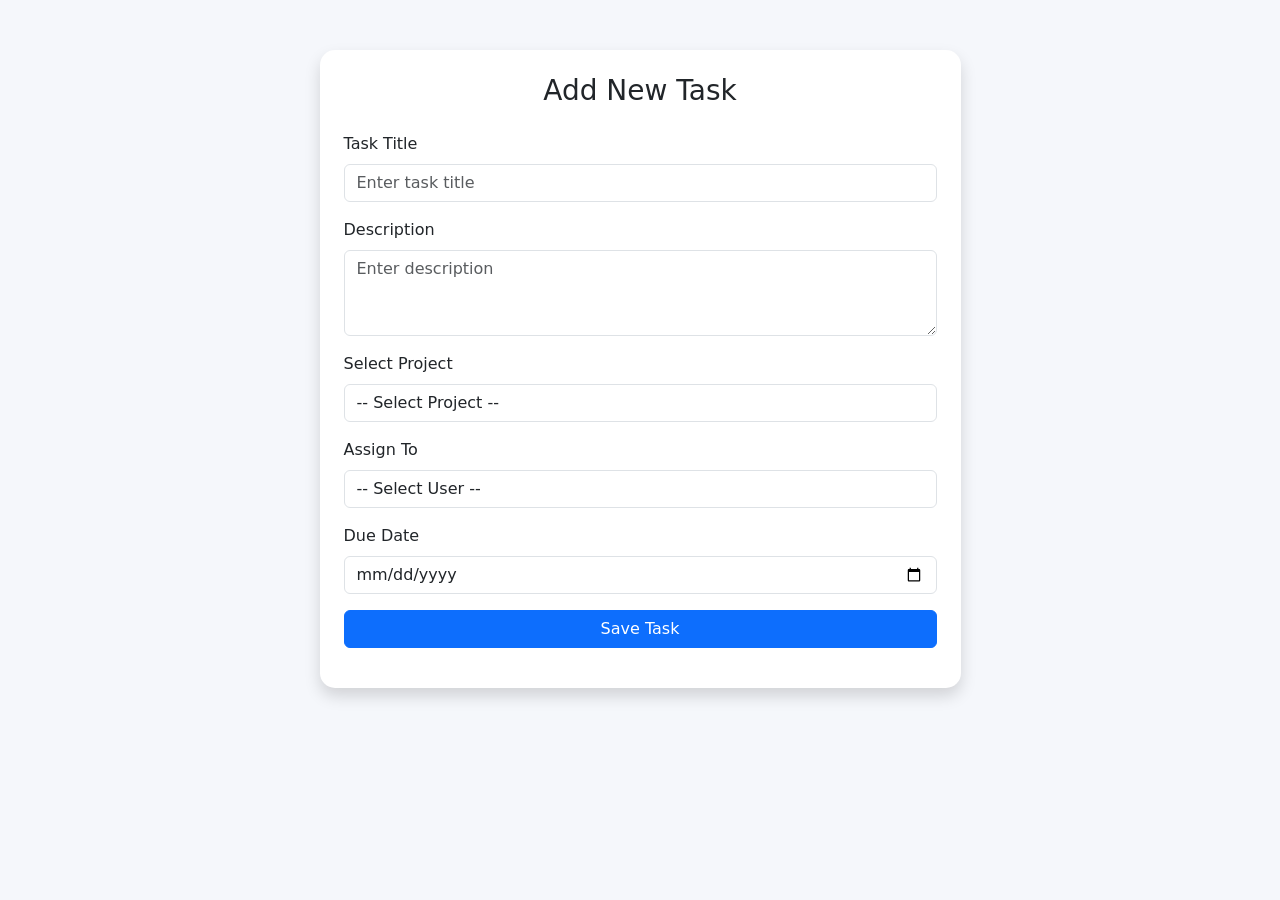
<file: target/classes/add_task.html>
<html lang="en"
      xmlns:th="http://www.thymeleaf.org"
      th:replace="~{admin/admin_base :: layout(~{::section})}">
<head>
    <meta charset="UTF-8">
    <title>Add Task - Team Task Manager</title>

    <link href="https://cdn.jsdelivr.net/npm/bootstrap@5.3.3/dist/css/bootstrap.min.css" rel="stylesheet">

    <style>
        body{
            background:#f5f7fb;
        }

        .card{
            border:none;
            border-radius:15px;
            margin-top:50px;
        }
    </style>

</head>

<body>

<div class="container">

    <div class="row justify-content-center">

        <div class="col-md-7">

            <div class="card shadow p-4">

                <h3 class="text-center mb-4">Add New Task</h3>

                <form th:action="@{/admin/save-task}" method="post">

                    <!-- Task Title -->
                    <div class="mb-3">
                        <label class="form-label">Task Title</label>
                        <input type="text" name="title" class="form-control" placeholder="Enter task title" required>
                    </div>

                    <!-- Description -->
                    <div class="mb-3">
                        <label class="form-label">Description</label>
                        <textarea name="description" class="form-control" rows="3" placeholder="Enter description"></textarea>
                    </div>

                    <!-- Project Select -->
                    <div class="mb-3">
                        <label class="form-label">Select Project</label>
                        <select name="project.id" class="form-control" required>

                            <option value="">-- Select Project --</option>

                            <option th:each="p : ${projects}"
                                    th:value="${p.id}"
                                    th:text="${p.projectName}">
                            </option>

                        </select>
                    </div>

                    <!-- Assign User -->
                    <div class="mb-3">
                        <label class="form-label">Assign To</label>
                        <select name="assignedUser.id" class="form-control" required>

                            <option value="">-- Select User --</option>

                            <option th:each="u : ${users}"
                                    th:value="${u.id}"
                                    th:text="${u.name}">
                            </option>

                        </select>
                    </div>

                    <!-- Due Date -->
                    <div class="mb-3">
                        <label class="form-label">Due Date</label>
                        <input type="date" name="dueDate" class="form-control">
                    </div>

                    <!-- Submit -->
                    <button type="submit" class="btn btn-primary w-100">
                        Save Task
                    </button>

                </form>

            </div>

        </div>

    </div>

</div>

</body>
</html>
</file>
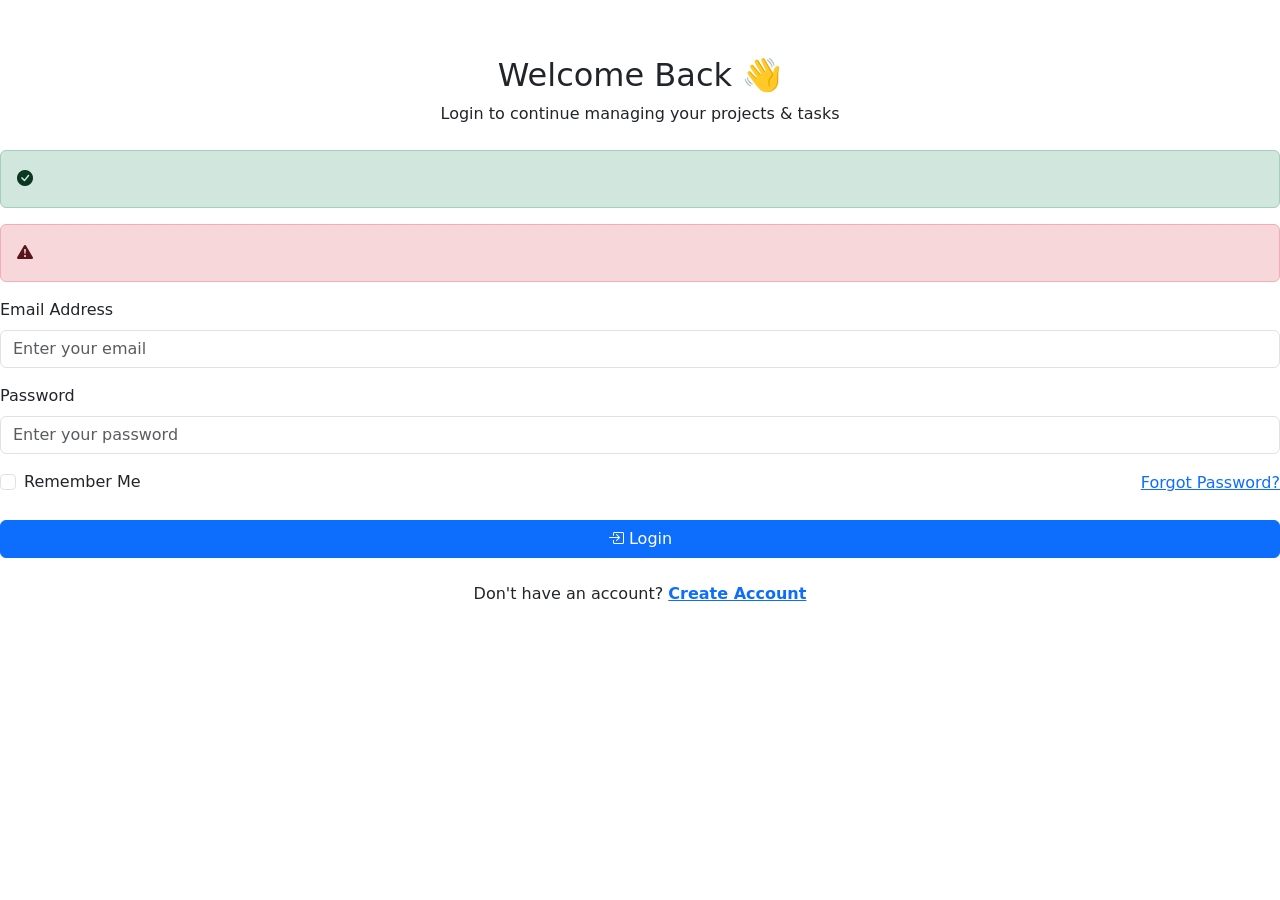
<file: target/classes/templates/login.html>
<!DOCTYPE html>
<html lang="en" xmlns:th="http://www.thymeleaf.org">

<head>
    <meta charset="UTF-8">
    <meta name="viewport" content="width=device-width, initial-scale=1.0">

    <title>Login | Team Task Manager</title>

    <!-- Bootstrap -->
    <link href="https://cdn.jsdelivr.net/npm/bootstrap@5.3.3/dist/css/bootstrap.min.css" rel="stylesheet">

    <!-- Bootstrap Icons -->
    <link rel="stylesheet"
          href="https://cdn.jsdelivr.net/npm/bootstrap-icons@1.11.3/font/bootstrap-icons.min.css">

    <!-- Google Font -->
    <link href="https://fonts.googleapis.com/css2?family=Poppins:wght@300;400;500;600;700&display=swap"
          rel="stylesheet">

    <link rel="stylesheet" th:href="@{/css/login.css}">


</head>

<body>

<!-- NAVBAR -->

<nav class="navbar navbar-expand-lg navbar-dark">

    <div class="container">

        <a class="navbar-brand" th:href="@{/}">
            <i class="bi bi-kanban-fill"></i> TeamTaskManager
        </a>

    </div>

</nav>

<!-- LOGIN SECTION -->

<section class="login-section">

    <div class="login-card">

        <!-- HEADING -->

        <div class="text-center mb-4">

            <h2>
                Welcome Back 👋
            </h2>

            <p>
                Login to continue managing your projects & tasks
            </p>

        </div>

        <!-- SUCCESS MESSAGE -->

        <div th:if="${success}"
             class="alert alert-success alert-dismissible fade show"
             role="alert">

            <i class="bi bi-check-circle-fill"></i>
            <span th:text="${success}"></span>

        </div>

        <!-- ERROR MESSAGE -->

        <div th:if="${error}"
             class="alert alert-danger alert-dismissible fade show"
             role="alert">

            <i class="bi bi-exclamation-triangle-fill"></i>
            <span th:text="${error}"></span>

        </div>

        <!-- LOGIN FORM -->

        <form th:action="@{/login}" method="post">

            <!-- EMAIL -->

            <div class="mb-3">

                <label class="form-label">
                    Email Address
                </label>

                <input type="email"
                       name="email"
                       class="form-control"
                       placeholder="Enter your email"
                       required>

            </div>

            <!-- PASSWORD -->

            <div class="mb-3">

                <label class="form-label">
                    Password
                </label>

                <input type="password"
                       name="password"
                       class="form-control"
                       placeholder="Enter your password"
                       required>

            </div>

            <!-- OPTIONS -->

            <div class="d-flex justify-content-between align-items-center mb-4 flex-wrap gap-2">

                <div class="form-check">

                    <input class="form-check-input"
                           type="checkbox"
                           id="rememberMe">

                    <label class="form-check-label"
                           for="rememberMe">

                        Remember Me

                    </label>

                </div>

                <a href="#"
                   class="custom-link">

                    Forgot Password?

                </a>

            </div>

            <!-- BUTTON -->

            <div class="d-grid">

                <button type="submit"
                        class="btn btn-primary btn-login">

                    <i class="bi bi-box-arrow-in-right"></i>
                    Login

                </button>

            </div>

        </form>

        <!-- SIGNUP -->

        <div class="text-center mt-4">

            <p class="bottom-text mb-0">

                Don't have an account?

                <a th:href="@{/signup}"
                   class="custom-link fw-bold">

                    Create Account

                </a>

            </p>

        </div>

    </div>

</section>


<!-- Bootstrap JS -->

<script src="https://cdn.jsdelivr.net/npm/bootstrap@5.3.3/dist/js/bootstrap.bundle.min.js"></script>

</body>

</html>
</file>
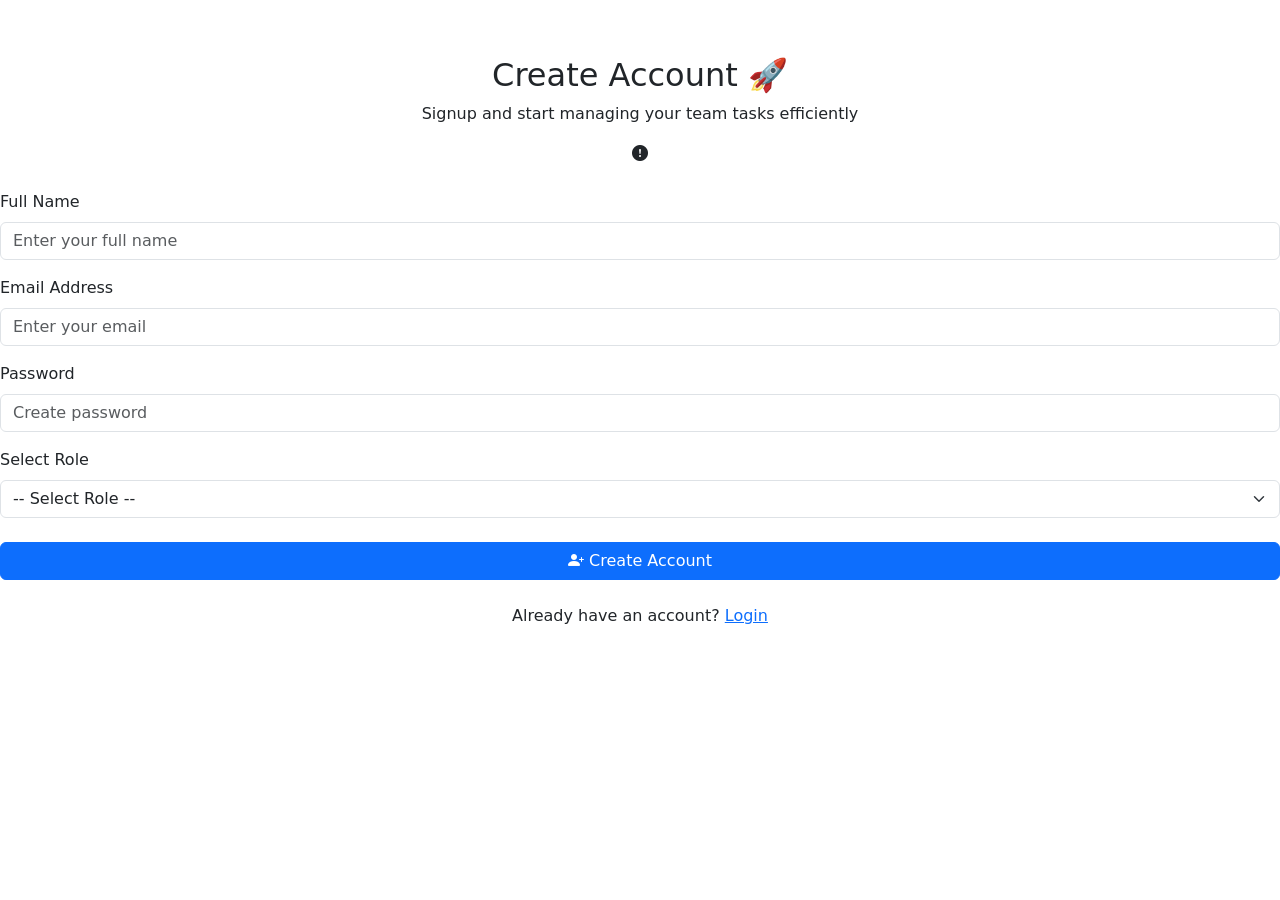
<file: target/classes/templates/signup.html>
<!DOCTYPE html>
<html lang="en" xmlns:th="http://www.thymeleaf.org">

<head>
    <meta charset="UTF-8">
    <meta name="viewport" content="width=device-width, initial-scale=1.0">

    <title>Signup | Team Task Manager</title>

    <!-- Bootstrap -->
    <link href="https://cdn.jsdelivr.net/npm/bootstrap@5.3.3/dist/css/bootstrap.min.css" rel="stylesheet">

    <!-- Bootstrap Icons -->
    <link rel="stylesheet"
          href="https://cdn.jsdelivr.net/npm/bootstrap-icons@1.11.3/font/bootstrap-icons.min.css">

    <!-- Google Font -->
    <link href="https://fonts.googleapis.com/css2?family=Poppins:wght@300;400;500;600;700&display=swap"
          rel="stylesheet">
    <link rel="stylesheet" th:href="@{/css/signup.css}">


</head>

<body>

<!-- NAVBAR -->

<nav class="navbar navbar-expand-lg navbar-dark">

    <div class="container">

        <a class="navbar-brand" th:href="@{/}">
            <i class="bi bi-kanban-fill"></i> TeamTaskManager
        </a>

    </div>

</nav>

<!-- SIGNUP SECTION -->

<section class="signup-section">

    <div class="signup-card">

        <!-- HEADING -->

        <div class="text-center mb-4">

            <h2>
                Create Account 🚀
            </h2>

            <p>
                Signup and start managing your team tasks efficiently
            </p>

            <!-- ERROR MESSAGE -->

            <div th:if="${error}"
                 class="error-box">

                <i class="bi bi-exclamation-circle-fill"></i>
                <span th:text="${error}"></span>

            </div>

        </div>

        <!-- SIGNUP FORM -->

        <form th:action="@{/register}" method="post">

            <!-- NAME -->

            <div class="mb-3">

                <label class="form-label">
                    Full Name
                </label>

                <input type="text"
                       name="name"
                       class="form-control"
                       placeholder="Enter your full name"
                       minlength="6"
                       required>


            </div>

            <!-- EMAIL -->

            <div class="mb-3">

                <label class="form-label">
                    Email Address
                </label>

                <input type="email"
                       name="email"
                       class="form-control"
                       placeholder="Enter your email"
                       required>

            </div>

            <!-- PASSWORD -->

            <div class="mb-3">

                <label class="form-label">
                    Password
                </label>

                <input type="password"
                       name="password"
                       class="form-control"
                       placeholder="Create password"
                       minlength="6"
                       required>

            </div>

            <!-- ROLE -->

            <div class="mb-4">

                <label class="form-label">
                    Select Role
                </label>

                <select class="form-select"
                        name="role"
                        required>

                    <option value="">
                        -- Select Role --
                    </option>

                    <option value="ADMIN">
                        Admin
                    </option>

                    <option value="MEMBER">
                        Member
                    </option>

                </select>

            </div>

            <!-- BUTTON -->

            <div class="d-grid">

                <button type="submit"
                        class="btn btn-primary btn-signup">

                    <i class="bi bi-person-plus-fill"></i>
                    Create Account

                </button>

            </div>

        </form>

        <!-- LOGIN LINK -->

        <div class="text-center mt-4">

            <p class="bottom-text mb-0">

                Already have an account?

                <a th:href="@{/login}"
                   class="custom-link">

                    Login

                </a>

            </p>

        </div>

    </div>

</section>

<!-- Bootstrap JS -->

<script src="https://cdn.jsdelivr.net/npm/bootstrap@5.3.3/dist/js/bootstrap.bundle.min.js"></script>

</body>

</html>
</file>
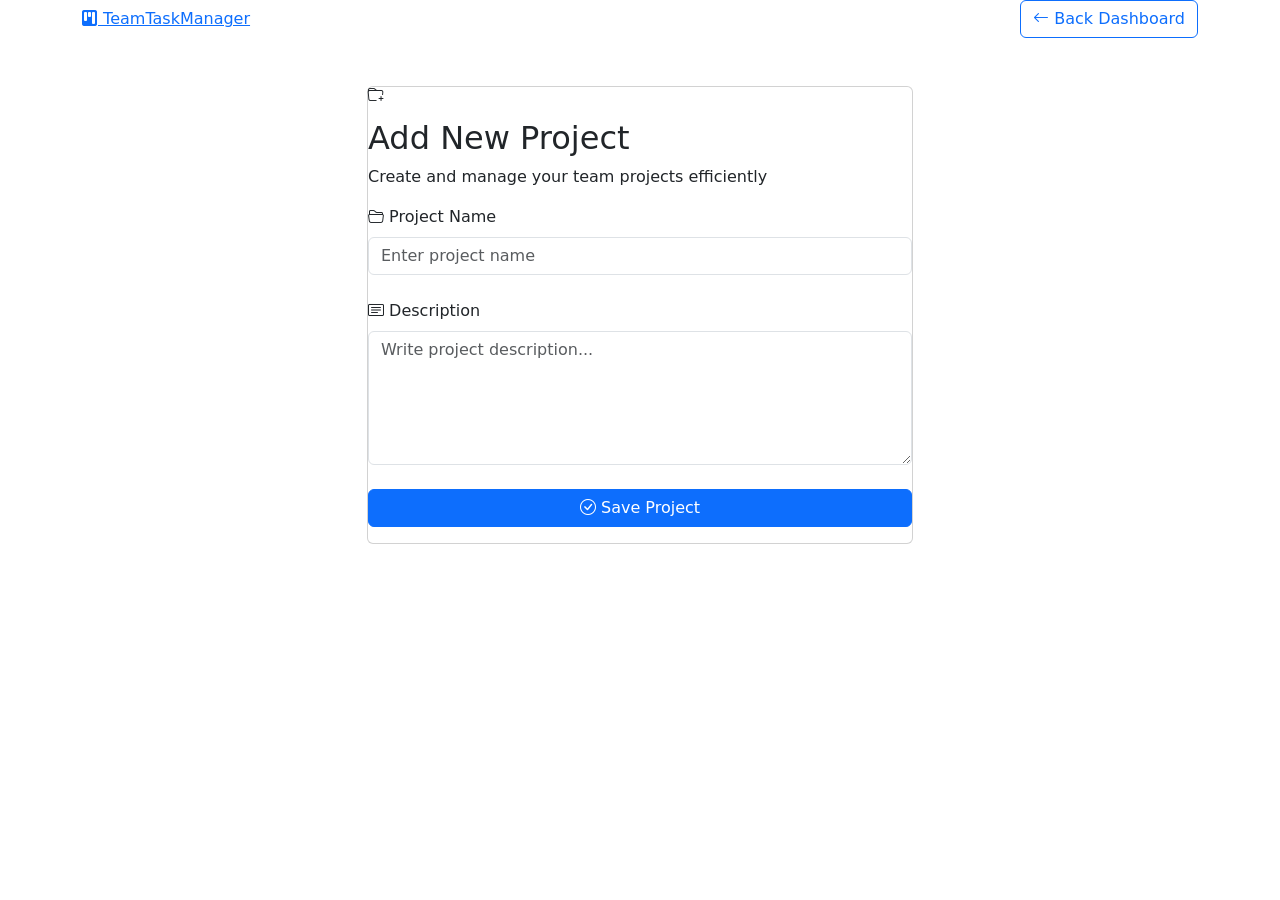
<file: target/classes/templates/admin/add_project.html>
<html lang="en"
      xmlns:th="http://www.thymeleaf.org"
      th:replace="~{admin/admin_base :: layout(~{::section})}">
<head>

    <meta charset="UTF-8">
    <meta name="viewport"
          content="width=device-width, initial-scale=1.0">

    <title>Add Project | Team Task Manager</title>

    <!-- Bootstrap -->
    <link href="https://cdn.jsdelivr.net/npm/bootstrap@5.3.3/dist/css/bootstrap.min.css"
          rel="stylesheet">

    <!-- Bootstrap Icons -->
    <link rel="stylesheet"
          href="https://cdn.jsdelivr.net/npm/bootstrap-icons@1.11.3/font/bootstrap-icons.min.css">

    <!-- Google Font -->
    <link href="https://fonts.googleapis.com/css2?family=Poppins:wght@300;400;500;600;700&display=swap"
          rel="stylesheet">



</head>

<body>
<section>
    <div class="topbar">

        <div class="container d-flex justify-content-between align-items-center">

            <a th:href="@{/admin/admin_dashboard}"
               class="brand-logo">

                <i class="bi bi-kanban-fill"></i>
                TeamTaskManager

            </a>

            <a th:href="@{/admin/admin_dashboard}"
               class="btn btn-outline-primary btn-back">

                <i class="bi bi-arrow-left"></i>
                Back Dashboard

            </a>

        </div>

    </div>


    <!-- Main Section -->
    <div class="container py-5">

        <div class="row justify-content-center align-items-center">

            <div class="col-xl-6 col-lg-7 col-md-9">

                <div class="card project-card">

                    <!-- Header -->
                    <div class="card-header-custom">

                        <div class="icon-box mb-3">
                            <i class="bi bi-folder-plus"></i>
                        </div>

                        <h2>Add New Project</h2>

                        <p>
                            Create and manage your team projects efficiently
                        </p>

                    </div>

                    <!-- Form -->
                    <div class="form-section">

                        <form th:action="@{/admin/save-project}"
                              method="post">

                            <!-- Project Name -->
                            <div class="mb-4">

                                <label class="form-label">
                                    <i class="bi bi-folder2-open"></i>
                                    Project Name
                                </label>

                                <input type="text"
                                       name="projectName"
                                       class="form-control"
                                       placeholder="Enter project name"
                                       required>

                            </div>

                            <!-- Description -->
                            <div class="mb-4">

                                <label class="form-label">
                                    <i class="bi bi-card-text"></i>
                                    Description
                                </label>

                                <textarea name="description"
                                          class="form-control"
                                          rows="5"
                                          placeholder="Write project description..."></textarea>

                            </div>

                            <!-- Submit Button -->
                            <div class="d-grid mt-4">

                                <button type="submit"
                                        class="btn btn-primary btn-save">

                                    <i class="bi bi-check-circle"></i>
                                    Save Project

                                </button>

                            </div>

                        </form>

                    </div>

                </div>

            </div>

        </div>

    </div>
</section>
<!-- Top Navbar -->


</body>

</html>
</file>
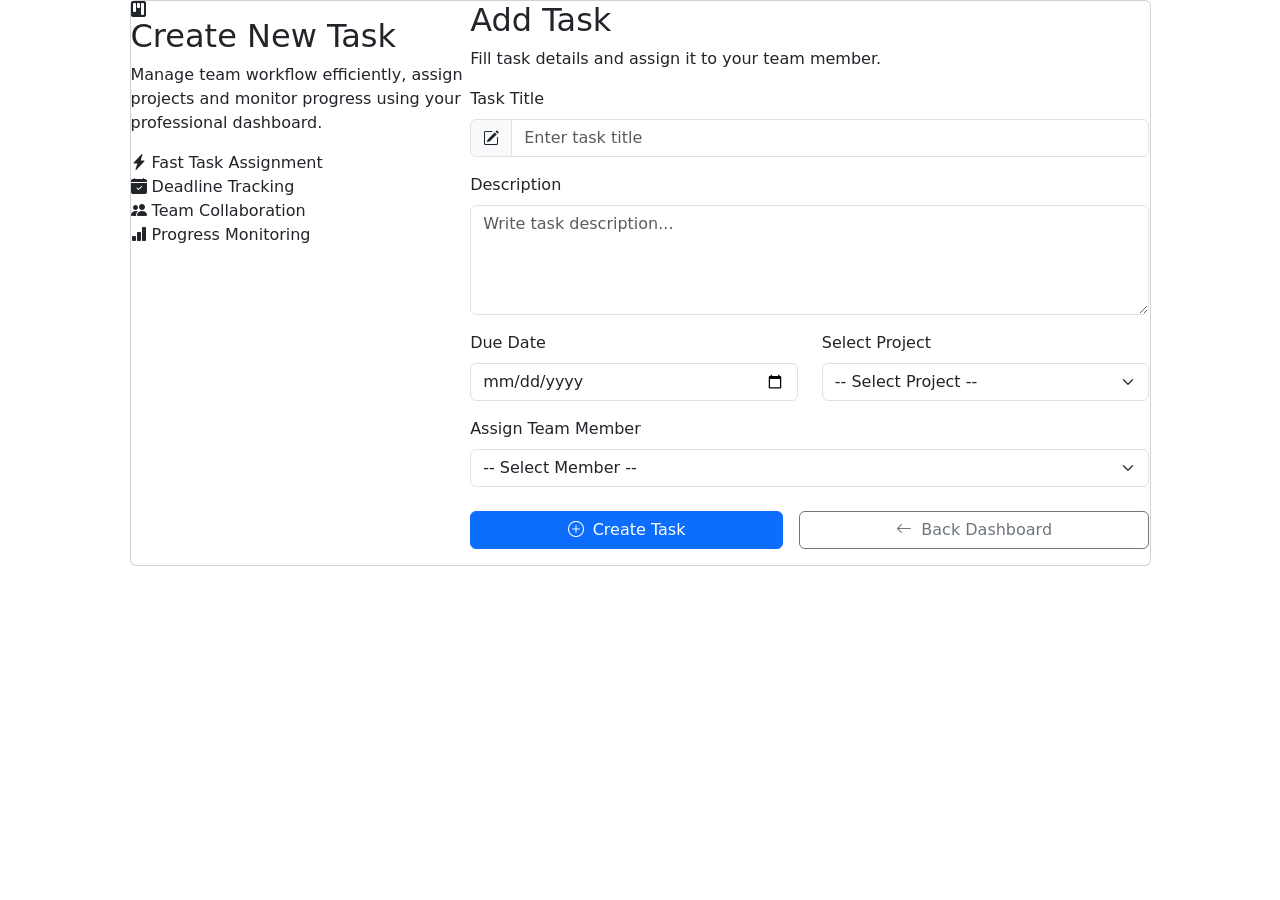
<file: target/classes/templates/admin/add_task.html>
<html lang="en"
      xmlns:th="http://www.thymeleaf.org"
      th:replace="~{admin/admin_base :: layout(~{::section})}">
<head>

    <meta charset="UTF-8">

    <meta name="viewport"
          content="width=device-width, initial-scale=1.0">

    <title>Create Task | Team Task Manager</title>

    <!-- Bootstrap -->
    <link href="https://cdn.jsdelivr.net/npm/bootstrap@5.3.3/dist/css/bootstrap.min.css"
          rel="stylesheet">

    <!-- Bootstrap Icons -->
    <link rel="stylesheet"
          href="https://cdn.jsdelivr.net/npm/bootstrap-icons@1.11.3/font/bootstrap-icons.min.css">

    <!-- Google Font -->
    <link href="https://fonts.googleapis.com/css2?family=Poppins:wght@300;400;500;600;700&display=swap"
          rel="stylesheet">



</head>

<body>

<section>
    <div class="container page-wrapper">

        <div class="row justify-content-center">

            <div class="col-xl-11">

                <div class="card main-card">

                    <div class="row g-0">

                        <!-- LEFT SIDE -->

                        <div class="col-lg-4">

                            <div class="left-panel">

                                <div class="logo-box">
                                    <i class="bi bi-kanban-fill"></i>
                                </div>

                                <h2>Create New Task</h2>

                                <p>
                                    Manage team workflow efficiently,
                                    assign projects and monitor progress
                                    using your professional dashboard.
                                </p>

                                <div class="feature-card">

                                    <i class="bi bi-lightning-charge-fill"></i>

                                    <span>
                                    Fast Task Assignment
                                </span>

                                </div>

                                <div class="feature-card">

                                    <i class="bi bi-calendar-check-fill"></i>

                                    <span>
                                    Deadline Tracking
                                </span>

                                </div>

                                <div class="feature-card">

                                    <i class="bi bi-people-fill"></i>

                                    <span>
                                    Team Collaboration
                                </span>

                                </div>

                                <div class="feature-card">

                                    <i class="bi bi-bar-chart-fill"></i>

                                    <span>
                                    Progress Monitoring
                                </span>

                                </div>

                            </div>

                        </div>

                        <!-- RIGHT SIDE -->

                        <div class="col-lg-8">

                            <div class="right-panel">

                                <h2 class="page-title">
                                    Add Task
                                </h2>

                                <p class="page-subtitle">
                                    Fill task details and assign it to your team member.
                                </p>

                                <form th:action="@{/admin/save-task}"
                                      method="post">

                                    <!-- TASK TITLE -->

                                    <div class="mb-3">

                                        <label class="form-label">
                                            Task Title
                                        </label>

                                        <div class="input-group input-group-custom">

                                        <span class="input-group-text">
                                            <i class="bi bi-pencil-square"></i>
                                        </span>

                                            <input type="text"
                                                   name="title"
                                                   class="form-control"
                                                   placeholder="Enter task title"
                                                   required>

                                        </div>

                                    </div>

                                    <!-- DESCRIPTION -->

                                    <div class="mb-3">

                                        <label class="form-label">
                                            Description
                                        </label>

                                        <textarea name="description"
                                                  rows="4"
                                                  class="form-control"
                                                  placeholder="Write task description..."
                                                  required></textarea>

                                    </div>

                                    <div class="row">

                                        <!-- DATE -->

                                        <div class="col-md-6 mb-3">

                                            <label class="form-label">
                                                Due Date
                                            </label>

                                            <input type="date"
                                                   name="dueDate"
                                                   class="form-control"
                                                   required>

                                        </div>

                                        <!-- PROJECT -->

                                        <div class="col-md-6 mb-3">

                                            <label class="form-label">
                                                Select Project
                                            </label>

                                            <select name="project.id"
                                                    class="form-select"
                                                    required>

                                                <option value="">
                                                    -- Select Project --
                                                </option>

                                                <option th:each="p : ${projects}"
                                                        th:value="${p.id}"
                                                        th:text="${p.projectName}">
                                                </option>

                                            </select>

                                        </div>

                                    </div>

                                    <!-- USER -->

                                    <div class="mb-4">

                                        <label class="form-label">
                                            Assign Team Member
                                        </label>

                                        <select name="assignedUser.id"
                                                class="form-select"
                                                required>

                                            <option value="">
                                                -- Select Member --
                                            </option>

                                            <option th:each="u : ${users}"
                                                    th:value="${u.id}"
                                                    th:text="${u.name}">
                                            </option>

                                        </select>

                                    </div>

                                    <!-- BUTTONS -->

                                    <div class="d-flex gap-3 flex-wrap">

                                        <button type="submit"
                                                class="btn btn-primary btn-save flex-grow-1">

                                            <i class="bi bi-plus-circle me-1"></i>
                                            Create Task

                                        </button>

                                        <a th:href="@{/admin/admin_dashboard}"
                                           class="btn btn-outline-secondary btn-back flex-grow-1">

                                            <i class="bi bi-arrow-left me-1"></i>
                                            Back Dashboard

                                        </a>

                                    </div>

                                </form>

                            </div>

                        </div>

                    </div>

                </div>

            </div>

        </div>

    </div>
</section>

</body>

</html>
</file>
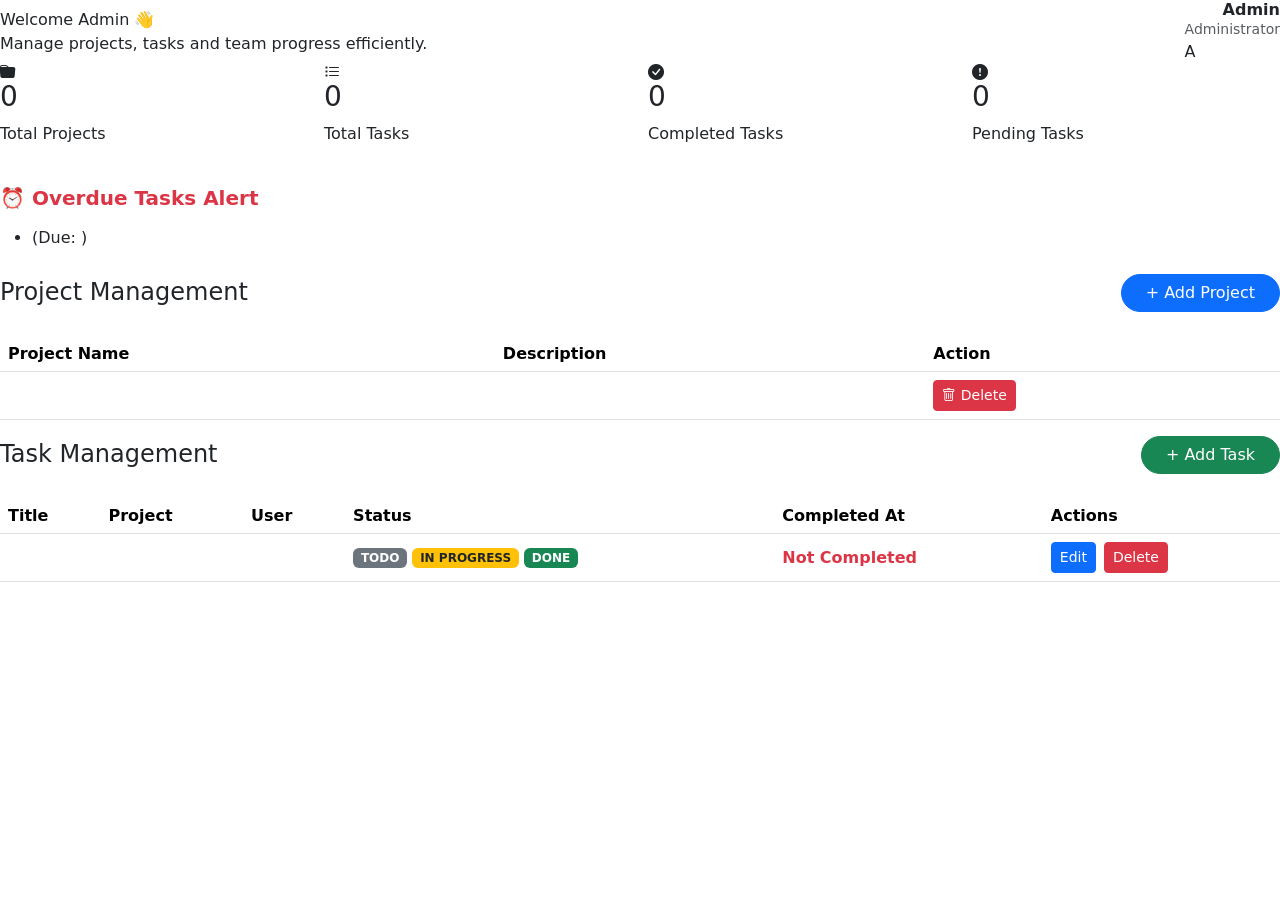
<file: target/classes/templates/admin/admin_dashboard.html>
<html lang="en"
      xmlns:th="http://www.thymeleaf.org"
      th:replace="~{admin/admin_base :: layout(~{::section})}">
<head>
    <meta charset="UTF-8">
    <meta name="viewport" content="width=device-width, initial-scale=1.0">
    <title>Admin Dashboard | Team Task Manager</title>
    <link href="https://cdn.jsdelivr.net/npm/bootstrap@5.3.3/dist/css/bootstrap.min.css" rel="stylesheet">
    <link rel="stylesheet" href="https://cdn.jsdelivr.net/npm/bootstrap-icons@1.11.3/font/bootstrap-icons.min.css">
    <link href="https://fonts.googleapis.com/css2?family=Poppins:wght@300;400;500;600;700&display=swap" rel="stylesheet">
</head>
<body>

<section>
    <!-- Topbar -->
    <div class="topbar d-flex justify-content-between align-items-center flex-wrap gap-3">

        <div>
            <div class="welcome-title">
                Welcome Admin 👋
            </div>
            <div class="welcome-subtitle">
                Manage projects, tasks and team progress efficiently.
            </div>
        </div>

        <div class="profile-box">
            <div class="text-end">
                <h6 class="mb-0 fw-bold"
                    th:text="${session.loggedInUser.name}">
                    Admin
                </h6>
                <small class="text-muted">Administrator</small>
            </div>
            <div class="avatar">
                <span th:text="${#strings.substring(session.loggedInUser.name,0,1)}">A</span>
            </div>
        </div>
    </div>

    <!-- Statistics -->
    <div class="row g-3 mb-4">

        <div class="col-6 col-xl-3">
            <div class="stats-card">
                <div class="stats-icon blue">
                    <i class="bi bi-folder-fill"></i>
                </div>
                <h3 th:text="${projects.size()}">0</h3>
                <p>Total Projects</p>
            </div>
        </div>

        <div class="col-6 col-xl-3">
            <div class="stats-card">
                <div class="stats-icon orange">
                    <i class="bi bi-list-task"></i>
                </div>
                <h3 th:text="${tasks.size()}">0</h3>
                <p>Total Tasks</p>
            </div>
        </div>

        <div class="col-6 col-xl-3">
            <div class="stats-card">
                <div class="stats-icon green">
                    <i class="bi bi-check-circle-fill"></i>
                </div>
                <h3 th:text="${completedTasks}">0</h3>
                <p>Completed Tasks</p>
            </div>
        </div>

        <div class="col-6 col-xl-3">
            <div class="stats-card">
                <div class="stats-icon red">
                    <i class="bi bi-exclamation-circle-fill"></i>
                </div>
                <h3 th:text="${pendingTasks}">0</h3>
                <p>Pending Tasks</p>
            </div>
        </div>

    </div>

    <!-- Overdue Alert -->
    <div th:if="${!#lists.isEmpty(overdueTasks)}"
         class="alert-custom mb-4">
        <h5 class="fw-bold text-danger mb-3">⏰ Overdue Tasks Alert</h5>
        <ul class="mb-0">
            <li th:each="t : ${overdueTasks}" class="mb-2">
                <strong th:text="${t.title}"></strong>
                <span th:text="${t.assignedUser != null ? t.assignedUser.name : 'No User'}"></span>
                (Due: <span th:text="${t.dueDate}"></span>)
            </li>
        </ul>
    </div>

    <!-- Projects -->
    <div class="dashboard-card">
        <div class="d-flex justify-content-between align-items-center mb-4 flex-wrap gap-2">
            <h4 class="section-title mb-0">Project Management</h4>
            <a th:href="@{/admin/add_project}"
               class="btn btn-primary rounded-pill px-4">
                + Add Project
            </a>
        </div>
        <div class="table-responsive">
            <table class="table custom-table align-middle">
                <thead>
                <tr>
                    <th>Project Name</th>
                    <th>Description</th>
                    <th>Action</th>
                </tr>
                </thead>
                <tbody>
                <tr th:each="p : ${projects}">
                    <td class="fw-semibold" th:text="${p.projectName}"></td>
                    <td th:text="${p.description}"></td>
                    <td>
                        <a th:href="@{'/admin/delete-project/' + ${p.id}}"
                           class="btn btn-danger btn-sm btn-custom"
                           onclick="return confirm('Delete this project?');">
                            <i class="bi bi-trash"></i> Delete
                        </a>
                    </td>
                </tr>
                </tbody>
            </table>
        </div>
    </div>

    <!-- Tasks -->
    <div class="dashboard-card">
        <div class="d-flex justify-content-between align-items-center mb-4 flex-wrap gap-2">
            <h4 class="section-title mb-0">Task Management</h4>
            <a th:href="@{/admin/add_task}"
               class="btn btn-success rounded-pill px-4">
                + Add Task
            </a>
        </div>
        <div class="table-responsive">
            <table class="table custom-table align-middle">
                <thead>
                <tr>
                    <th>Title</th>
                    <th>Project</th>
                    <th>User</th>
                    <th>Status</th>
                    <th>Completed At</th>
                    <th>Actions</th>
                </tr>
                </thead>
                <tbody>
                <tr th:each="t : ${tasks}">
                    <td class="fw-semibold" th:text="${t.title}"></td>
                    <td th:text="${t.project != null ? t.project.projectName : 'N/A'}"></td>
                    <td th:text="${t.assignedUser != null ? t.assignedUser.name : 'Unassigned'}"></td>
                    <td>
                        <span th:if="${t.status.name() == 'TODO'}" class="badge bg-secondary">TODO</span>
                        <span th:if="${t.status.name() == 'IN_PROGRESS'}" class="badge bg-warning text-dark">IN PROGRESS</span>
                        <span th:if="${t.status.name() == 'DONE'}" class="badge bg-success">DONE</span>
                    </td>
                    <td>
                        <span th:if="${t.completedAt != null}" class="text-success fw-semibold" th:text="${t.completedAt}"></span>
                        <span th:if="${t.completedAt == null}" class="text-danger fw-semibold">Not Completed</span>
                    </td>
                    <td>
                        <div class="d-flex gap-2 flex-wrap">
                            <a th:href="@{'/admin/edit-task/' + ${t.id}}"
                               class="btn btn-primary btn-sm btn-custom">Edit</a>
                            <a th:href="@{'/admin/delete-task/' + ${t.id}}"
                               class="btn btn-danger btn-sm btn-custom"
                               onclick="return confirm('Delete this task?');">Delete</a>
                        </div>
                    </td>
                </tr>
                </tbody>
            </table>
        </div>
    </div>

</section>

<script src="https://cdn.jsdelivr.net/npm/bootstrap@5.3.3/dist/js/bootstrap.bundle.min.js"></script>
</body>
</html>
</file>
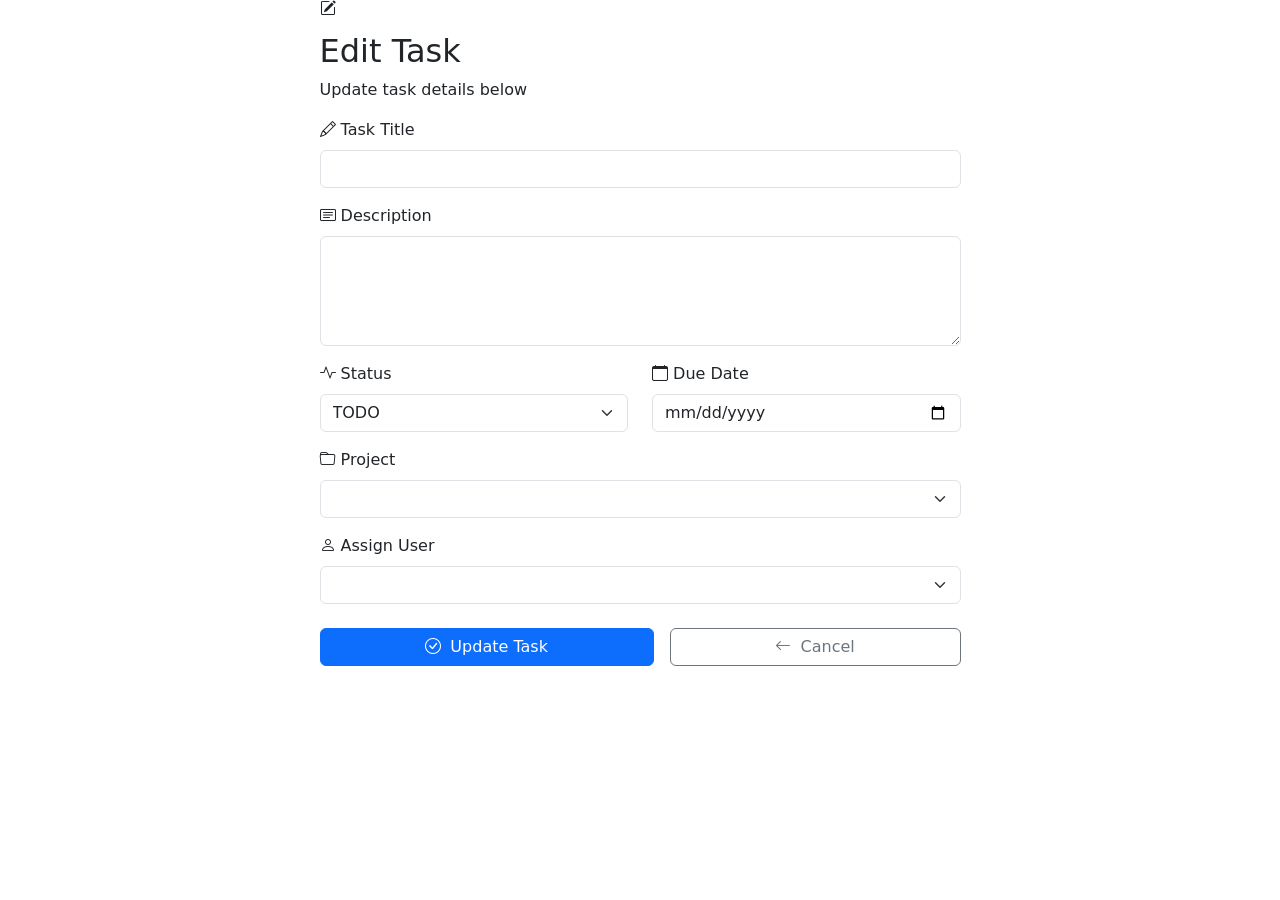
<file: target/classes/templates/admin/edit_task.html>
<html lang="en"
      xmlns:th="http://www.thymeleaf.org"
      th:replace="~{admin/admin_base :: layout(~{::section})}">
<head>
    <meta charset="UTF-8">
    <meta name="viewport" content="width=device-width, initial-scale=1.0">
    <title>Edit Task | Team Task Manager</title>
    <link href="https://cdn.jsdelivr.net/npm/bootstrap@5.3.3/dist/css/bootstrap.min.css" rel="stylesheet">
    <link rel="stylesheet" href="https://cdn.jsdelivr.net/npm/bootstrap-icons@1.11.3/font/bootstrap-icons.min.css">
    <link href="https://fonts.googleapis.com/css2?family=Poppins:wght@300;400;500;600;700&display=swap" rel="stylesheet">
</head>

<body>
<section>
<div class="container page-wrapper">
    <div class="row justify-content-center">
        <div class="col-xl-7 col-lg-8 col-md-10">

            <div class="project-card">

                <!-- Header -->
                <div class="card-header-custom">
                    <div class="icon-box mb-3">
                        <i class="bi bi-pencil-square"></i>
                    </div>
                    <h2>Edit Task</h2>
                    <p>Update task details below</p>
                </div>

                <!-- Form -->
                <div class="form-section">

                    <form th:action="@{/admin/update-task}" th:object="${task}" method="post">

                        <!-- Hidden ID -->
                        <input type="hidden" th:field="*{id}">

                        <!-- TITLE -->
                        <div class="mb-3">
                            <label class="form-label">
                                <i class="bi bi-pencil"></i> Task Title
                            </label>
                            <input type="text" th:field="*{title}" class="form-control" required>
                        </div>

                        <!-- DESCRIPTION -->
                        <div class="mb-3">
                            <label class="form-label">
                                <i class="bi bi-card-text"></i> Description
                            </label>
                            <textarea th:field="*{description}" class="form-control" rows="4"></textarea>
                        </div>

                        <div class="row">
                            <!-- STATUS -->
                            <div class="col-md-6 mb-3">
                                <label class="form-label">
                                    <i class="bi bi-activity"></i> Status
                                </label>
                                <select th:field="*{status}" class="form-select">
                                    <option value="TODO">TODO</option>
                                    <option value="IN_PROGRESS">IN PROGRESS</option>
                                    <option value="DONE">DONE</option>
                                </select>
                            </div>

                            <!-- DUE DATE -->
                            <div class="col-md-6 mb-3">
                                <label class="form-label">
                                    <i class="bi bi-calendar"></i> Due Date
                                </label>
                                <input type="date" th:field="*{dueDate}" class="form-control">
                            </div>
                        </div>

                        <!-- PROJECT -->
                        <div class="mb-3">
                            <label class="form-label">
                                <i class="bi bi-folder"></i> Project
                            </label>
                            <select th:field="*{project.id}" class="form-select">
                                <option th:each="p : ${projects}"
                                        th:value="${p.id}"
                                        th:text="${p.projectName}">
                                </option>
                            </select>
                        </div>

                        <!-- USER -->
                        <div class="mb-4">
                            <label class="form-label">
                                <i class="bi bi-person"></i> Assign User
                            </label>
                            <select th:field="*{assignedUser.id}" class="form-select">
                                <option th:each="u : ${users}"
                                        th:value="${u.id}"
                                        th:text="${u.name}">
                                </option>
                            </select>
                        </div>

                        <!-- BUTTONS -->
                        <div class="d-flex gap-3 flex-wrap">
                            <button type="submit" class="btn btn-primary btn-save flex-grow-1">
                                <i class="bi bi-check-circle me-1"></i> Update Task
                            </button>
                            <a th:href="@{/admin/admin_dashboard}"
                               class="btn btn-outline-secondary btn-back flex-grow-1">
                                <i class="bi bi-arrow-left me-1"></i> Cancel
                            </a>
                        </div>

                    </form>

                </div>

            </div>
        </div>
    </div>
</div>
</section>
</body>
</html>
</file>
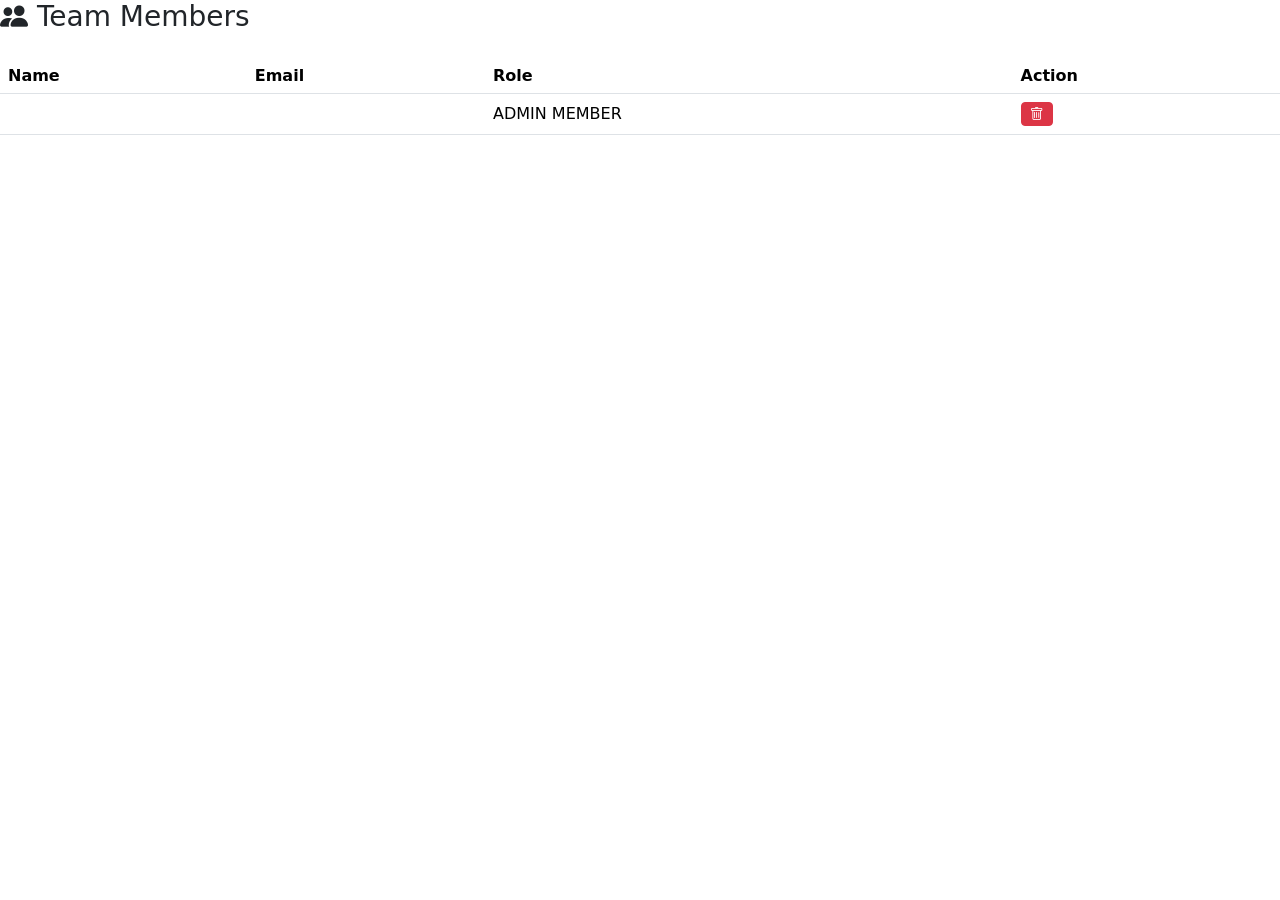
<file: target/classes/templates/admin/team.html>
<html lang="en"
      xmlns:th="http://www.thymeleaf.org"
      th:replace="~{admin/admin_base :: layout(~{::section})}">

<head>
    <meta charset="UTF-8">
    <meta name="viewport" content="width=device-width, initial-scale=1.0">
    <title>Team | Admin Dashboard</title>
    <link href="https://cdn.jsdelivr.net/npm/bootstrap@5.3.3/dist/css/bootstrap.min.css" rel="stylesheet">
    <link rel="stylesheet" href="https://cdn.jsdelivr.net/npm/bootstrap-icons@1.11.3/font/bootstrap-icons.min.css">
    <link href="https://fonts.googleapis.com/css2?family=Poppins:wght@300;400;500;600;700&display=swap" rel="stylesheet">
</head>

<body>
<section>
<div class="main-content">

    <div class="card-box">

        <h3 class="section-title mb-4">
            <i class="bi bi-people-fill"></i> Team Members
        </h3>

        <div class="table-responsive">
            <table class="table custom-table align-middle">
                <thead>
                <tr>
                    <th>Name</th>
                    <th>Email</th>
                    <th>Role</th>
                    <th>Action</th>
                </tr>
                </thead>
                <tbody>
                <tr th:each="u : ${users}">
                    <td th:text="${u.name}"></td>
                    <td th:text="${u.email}"></td>
                    <td>
                        <span th:if="${u.role.name() == 'ADMIN'}" class="badge-role admin">ADMIN</span>
                        <span th:if="${u.role.name() == 'MEMBER'}" class="badge-role member">MEMBER</span>
                    </td>
                    <td>
                        <a th:href="@{'/admin/delete-user/' + ${u.id}}"
                           class="btn btn-sm btn-danger btn-custom"
                           onclick="return confirm('Delete this user?')">
                            <i class="bi bi-trash"></i>
                        </a>
                    </td>
                </tr>
                </tbody>
            </table>
        </div>

    </div>

</div>
</section>
</body>
</html>
</file>
